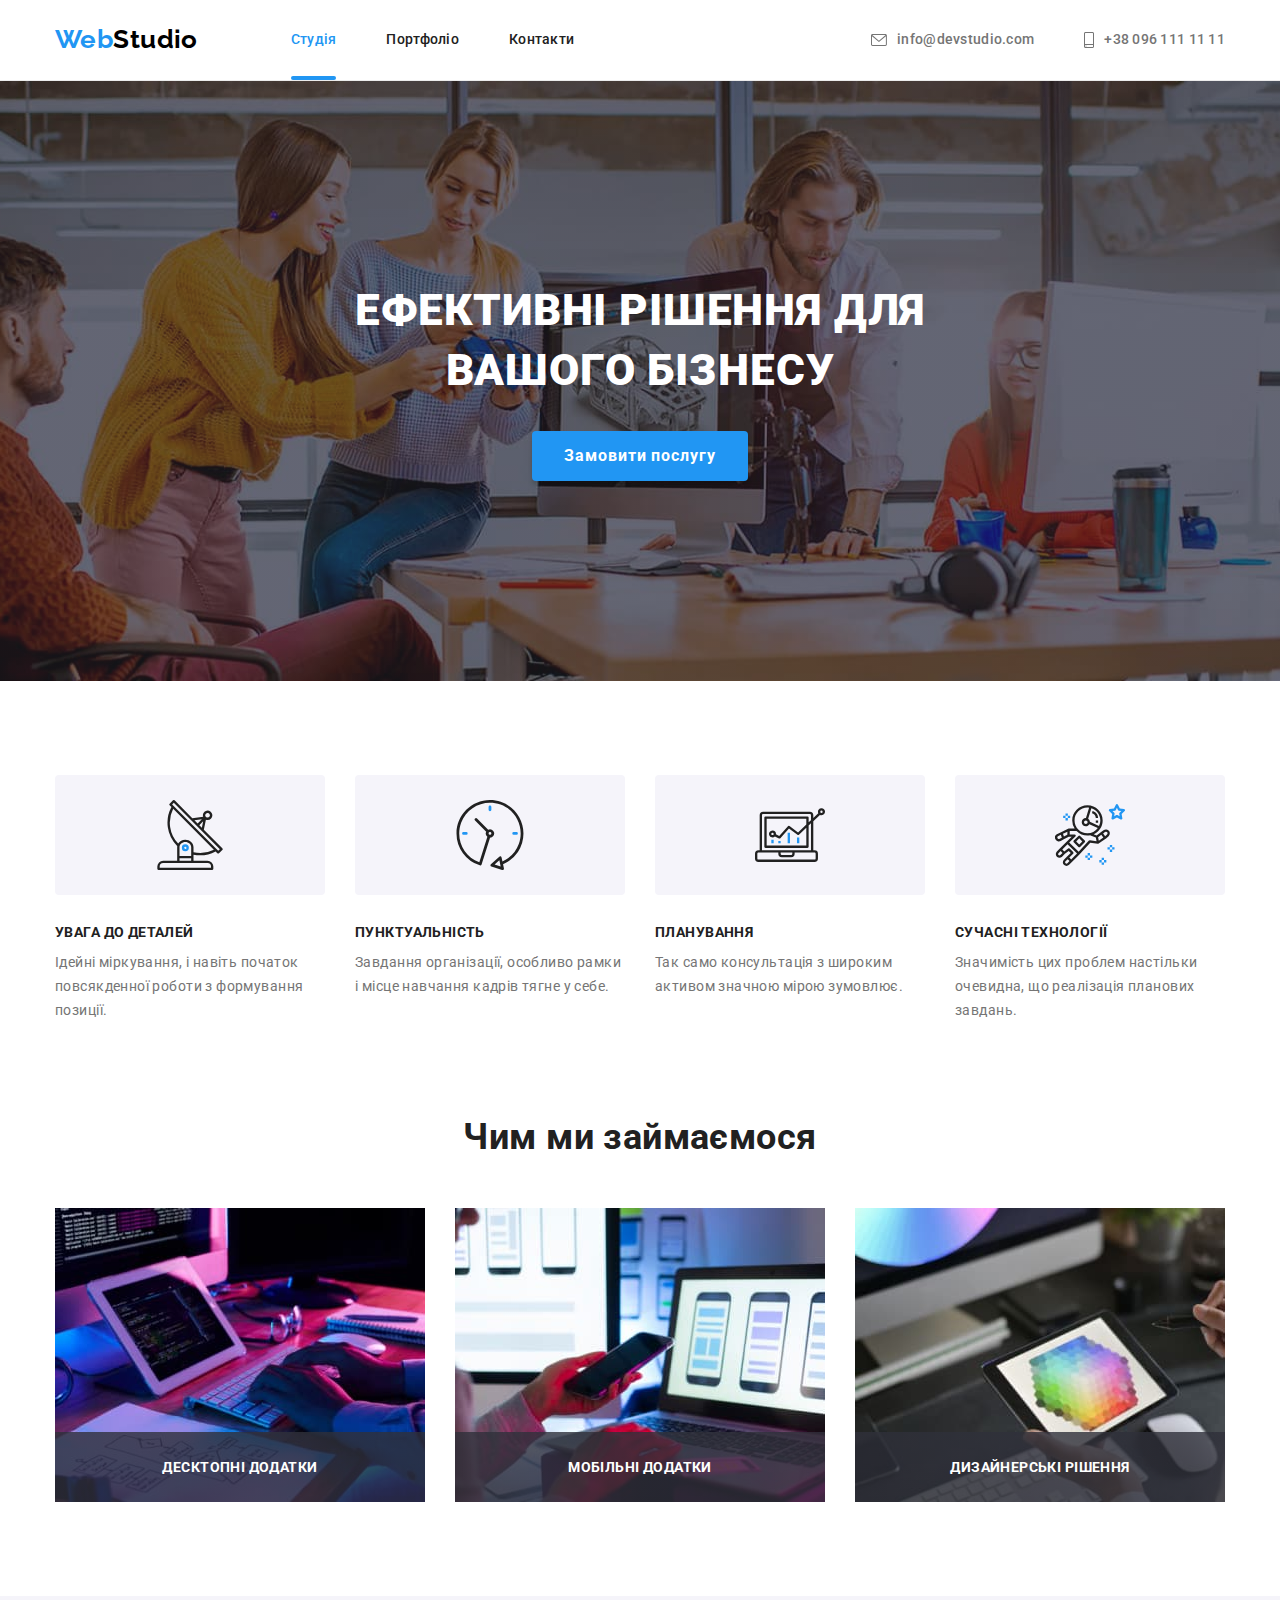
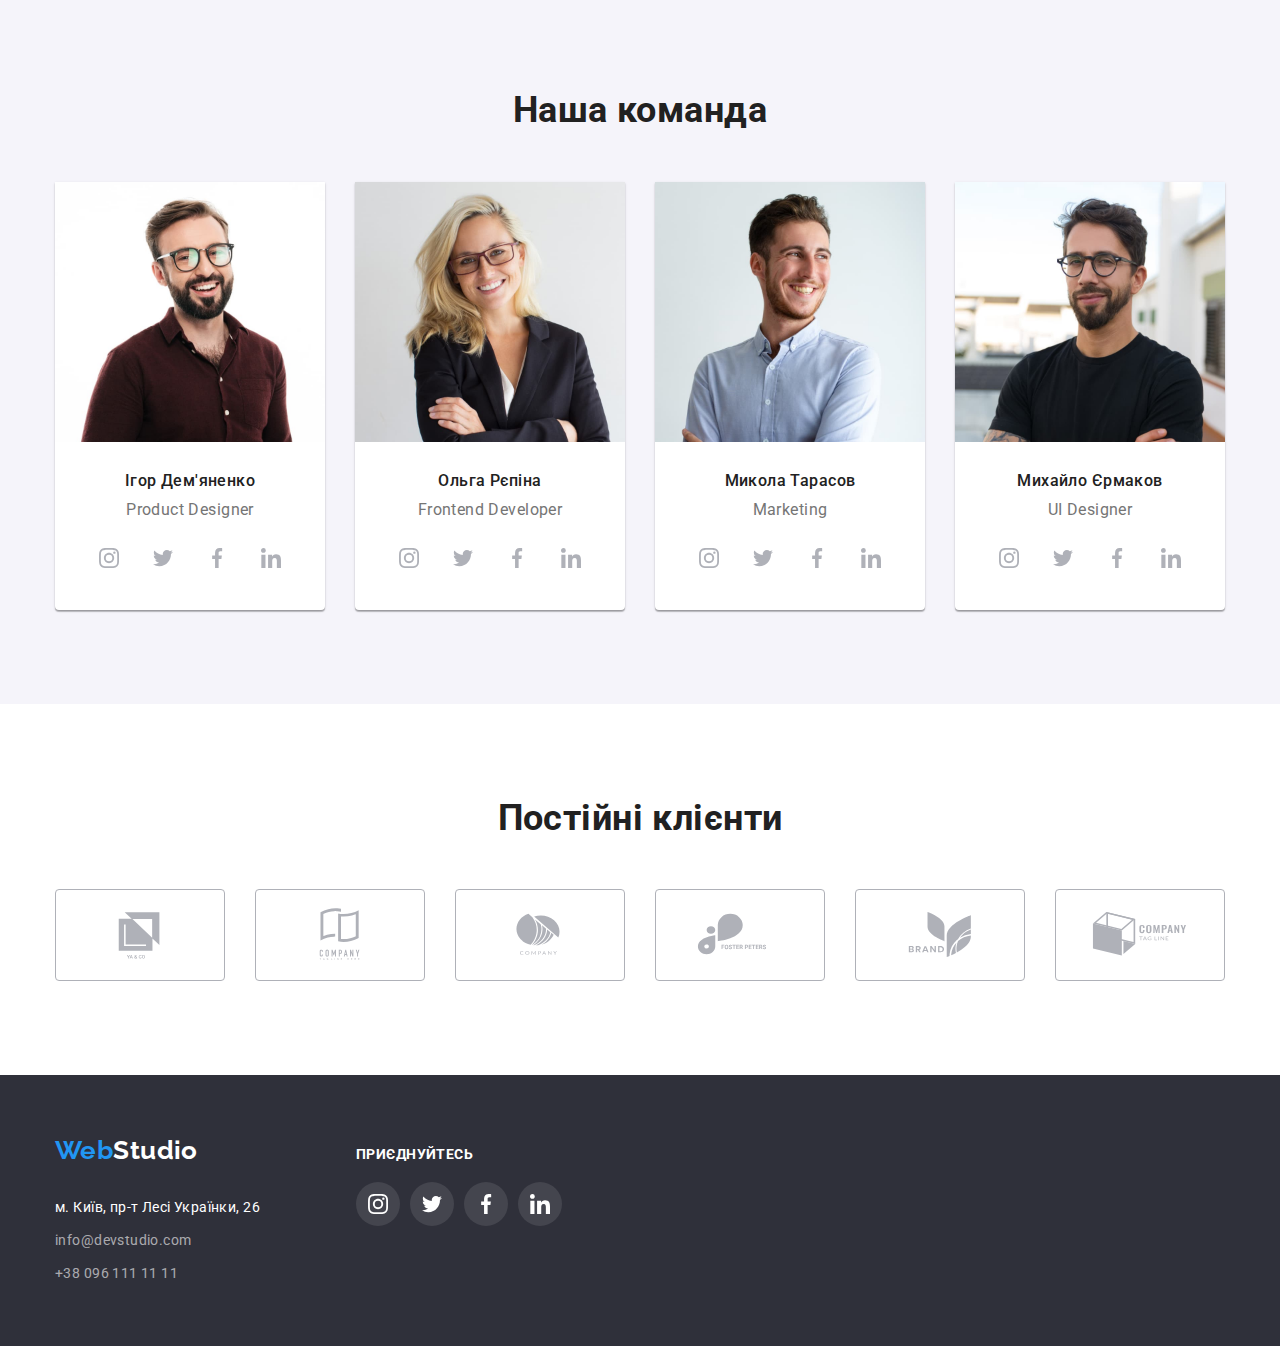
<file: index.html>
<!DOCTYPE html>
<html lang="en">
  <head>
    <meta charset="UTF-8" />
    <meta http-equiv="X-UA-Compatible" content="IE=edge" />
    <meta name="viewport" content="width=device-width, initial-scale=1.0" />
    <link rel="preconnect" href="https://fonts.googleapis.com" />
    <link rel="preconnect" href="https://fonts.gstatic.com" crossorigin />
    <link
      href="https://fonts.googleapis.com/css2?family=Raleway:wght@700&family=Roboto:wght@400;500;700;900&display=swap"
      rel="stylesheet"
    />
    <link
      rel="stylesheet"
      href="https://cdnjs.cloudflare.com/ajax/libs/modern-normalize/1.1.0/modern-normalize.min.css"
    />
    <link rel="stylesheet" href="./styles/styles.css" />
    <title>Document</title>
  </head>
  <body>
    <header>
      <div class="container">
        <nav class="main-nav">
          <a href="./index.html" class="link logo"
            ><span class="logo-first-part">Web</span>Studio</a
          >
          <ul class="nav-list list">
            <li class="item">
              <a href="./index.html" class="link current">Студія</a>
            </li>
            <li class="item">
              <a href="./portfolio.html" class="link">Портфоліо</a>
            </li>
            <li class="item"><a href="" class="link">Контакти</a></li>
          </ul>
          <ul class="list contact-list">
            <li class="item">
              <a href="mailto:info@devstudio.com" class="link"
                ><svg class="contacts-icon" width="16" height="12">
                  <use href="./images/icons.svg#envelope"></use>
                </svg>
                info@devstudio.com</a
              >
            </li>
            <li class="item">
              <a href="tel:+380961111111" class="link"
                ><svg class="contacts-icon" width="10" height="16">
                  <use href="./images/icons.svg#smartphone"></use>
                </svg>
                +38 096 111 11 11</a
              >
            </li>
          </ul>
        </nav>
      </div>
    </header>
    <main>
      <section class="hero">
        <div class="container">
          <h1 class="hero-title">Ефективні рішення для вашого бізнесу</h1>
          <button type="button" class="hero-button" data-modal-open>Замовити послугу</button>
        </div>
      </section>
      <section class="section">
        <div class="container">
          <h2 class="section-title hidden-title">Переваги</h2>
          <ul class="list benefits-list">
            <li class="item">
              <div class="benefits-link">
                <svg class="benefits-icon" width="70" height="70">
                  <use href="./images/icons.svg#antenna"></use>
                </svg>
              </div>
              <h3 class="title">УВАГА ДО ДЕТАЛЕЙ</h3>
              <p class="text">
                Ідейні міркування, і навіть початок повсякденної роботи з формування позиції.
              </p>
            </li>
            <li class="item">
              <div class="benefits-link">
                <svg class="benefits-icon" width="70" height="70">
                  <use href="./images/icons.svg#clock"></use>
                </svg>
              </div>
              <h3 class="title">ПУНКТУАЛЬНІСТЬ</h3>
              <p class="text">
                Завдання організації, особливо рамки і місце навчання кадрів тягне у себе.
              </p>
            </li>
            <li class="item">
              <div class="benefits-link">
                <svg class="benefits-icon" width="70" height="70">
                  <use href="./images/icons.svg#diagram"></use>
                </svg>
              </div>
              <h3 class="title">ПЛАНУВАННЯ</h3>
              <p class="text">Так само консультація з широким активом значною мірою зумовлює.</p>
            </li>
            <li class="item">
              <div class="benefits-link">
                <svg class="benefits-icon" width="70" height="70">
                  <use href="./images/icons.svg#astronaut"></use>
                </svg>
              </div>
              <h3 class="title">СУЧАСНІ ТЕХНОЛОГІЇ</h3>
              <p class="text">
                Значимість цих проблем настільки очевидна, що реалізація планових завдань.
              </p>
            </li>
          </ul>
        </div>
      </section>
      <section class="section no-padding-top">
        <div class="container">
          <h2 class="section-title">Чим ми займаємося</h2>
          <ul class="list activity-list">
            <li class="item">
              <div class="thumb">
                <img src="./images/1.jpg" alt="Руки на клавіатурі" width="370" class="img" />
                <h3 class="title">Десктопні додатки</h3>
              </div>
            </li>
            <li class="item">
              <div class="thumb">
                <img
                  src="./images/2.jpg"
                  alt="В одній руці телефон, інша на клавіатурі ноутбука"
                  width="370"
                  class="img"
                />
                <h3 class="title">Мобільні додатки</h3>
              </div>
            </li>
            <li class="item">
              <div class="thumb">
                <img
                  src="./images/3.jpg"
                  alt="Кольорова палітра на планшені"
                  width="370"
                  class="img"
                />
                <h3 class="title">Дизайнерські рішення</h3>
              </div>
            </li>
          </ul>
        </div>
      </section>
      <section class="section">
        <div class="container">
          <h2 class="section-title">Наша команда</h2>
          <ul class="list team-list">
            <li class="item">
              <img src="./images/4.jpg" alt="Ігор Дем'яненко" width="270" class="img" />
              <div class="content">
                <h3 class="title">Ігор Дем'яненко</h3>
                <p class="text">Product Designer</p>
                <ul class="list socials-list">
                  <li class="social-item">
                    <a
                      href=""
                      rel="noopener nofollow norefferrer"
                      target="_blank"
                      class="link socials-link"
                      aria-label="Instagram logo"
                    >
                      <svg class="socials-icon" width="20" height="20">
                        <use href="./images/icons.svg#instagram"></use>
                      </svg>
                    </a>
                  </li>
                  <li class="social-item">
                    <a
                      href=""
                      rel="noopener nofollow norefferrer"
                      target="_blank"
                      class="link socials-link"
                      aria-label="Instagram logo"
                    >
                      <svg class="socials-icon" width="20" height="20">
                        <use href="./images/icons.svg#twitter"></use>
                      </svg>
                    </a>
                  </li>
                  <li class="social-item">
                    <a
                      href=""
                      rel="noopener nofollow norefferrer"
                      target="_blank"
                      class="link socials-link"
                      aria-label="Instagram logo"
                    >
                      <svg class="socials-icon" width="20" height="20">
                        <use href="./images/icons.svg#facebook"></use>
                      </svg>
                    </a>
                  </li>
                  <li class="social-item">
                    <a
                      href=""
                      rel="noopener nofollow norefferrer"
                      target="_blank"
                      class="link socials-link"
                      aria-label="Instagram logo"
                    >
                      <svg class="socials-icon" width="20" height="20">
                        <use href="./images/icons.svg#linkedin"></use>
                      </svg>
                    </a>
                  </li>
                </ul>
              </div>
            </li>
            <li class="item">
              <img src="./images/5.jpg" alt="Ольга Рєпіна" width="270" class="img" />
              <div class="content">
                <h3 class="title">Ольга Рєпіна</h3>
                <p class="text">Frontend Developer</p>
                <ul class="list socials-list">
                  <li class="social-item">
                    <a
                      href=""
                      rel="noopener nofollow norefferrer"
                      target="_blank"
                      class="link socials-link"
                      aria-label="Instagram logo"
                    >
                      <svg class="socials-icon" width="20" height="20">
                        <use href="./images/icons.svg#instagram"></use>
                      </svg>
                    </a>
                  </li>
                  <li class="social-item">
                    <a
                      href=""
                      rel="noopener nofollow norefferrer"
                      target="_blank"
                      class="link socials-link"
                      aria-label="Instagram logo"
                    >
                      <svg class="socials-icon" width="20" height="20">
                        <use href="./images/icons.svg#twitter"></use>
                      </svg>
                    </a>
                  </li>
                  <li class="social-item">
                    <a
                      href=""
                      rel="noopener nofollow norefferrer"
                      target="_blank"
                      class="link socials-link"
                      aria-label="Instagram logo"
                    >
                      <svg class="socials-icon" width="20" height="20">
                        <use href="./images/icons.svg#facebook"></use>
                      </svg>
                    </a>
                  </li>
                  <li class="social-item">
                    <a
                      href=""
                      rel="noopener nofollow norefferrer"
                      target="_blank"
                      class="link socials-link"
                      aria-label="Instagram logo"
                    >
                      <svg class="socials-icon" width="20" height="20">
                        <use href="./images/icons.svg#linkedin"></use>
                      </svg>
                    </a>
                  </li>
                </ul>
              </div>
            </li>
            <li class="item">
              <img src="./images/6.jpg" alt="Микола Тарасов" width="270" class="img" />
              <div class="content">
                <h3 class="title">Микола Тарасов</h3>
                <p class="text">Marketing</p>
                <ul class="list socials-list">
                  <li class="social-item">
                    <a
                      href=""
                      rel="noopener nofollow norefferrer"
                      target="_blank"
                      class="link socials-link"
                      aria-label="Instagram logo"
                    >
                      <svg class="socials-icon" width="20" height="20">
                        <use href="./images/icons.svg#instagram"></use>
                      </svg>
                    </a>
                  </li>
                  <li class="social-item">
                    <a
                      href=""
                      rel="noopener nofollow norefferrer"
                      target="_blank"
                      class="link socials-link"
                      aria-label="Instagram logo"
                    >
                      <svg class="socials-icon" width="20" height="20">
                        <use href="./images/icons.svg#twitter"></use>
                      </svg>
                    </a>
                  </li>
                  <li class="social-item">
                    <a
                      href=""
                      rel="noopener nofollow norefferrer"
                      target="_blank"
                      class="link socials-link"
                      aria-label="Instagram logo"
                    >
                      <svg class="socials-icon" width="20" height="20">
                        <use href="./images/icons.svg#facebook"></use>
                      </svg>
                    </a>
                  </li>
                  <li class="social-item">
                    <a
                      href=""
                      rel="noopener nofollow norefferrer"
                      target="_blank"
                      class="link socials-link"
                      aria-label="Instagram logo"
                    >
                      <svg class="socials-icon" width="20" height="20">
                        <use href="./images/icons.svg#linkedin"></use>
                      </svg>
                    </a>
                  </li>
                </ul>
              </div>
            </li>
            <li class="item">
              <img src="./images/7.jpg" alt="Михайло Єрмаков" width="270" class="img" />
              <div class="content">
                <h3 class="title">Михайло Єрмаков</h3>
                <p class="text">UI Designer</p>
                <ul class="list socials-list">
                  <li class="social-item">
                    <a
                      href=""
                      rel="noopener nofollow norefferrer"
                      target="_blank"
                      class="link socials-link"
                      aria-label="Instagram logo"
                    >
                      <svg class="socials-icon" width="20" height="20">
                        <use href="./images/icons.svg#instagram"></use>
                      </svg>
                    </a>
                  </li>
                  <li class="social-item">
                    <a
                      href=""
                      rel="noopener nofollow norefferrer"
                      target="_blank"
                      class="link socials-link"
                      aria-label="Instagram logo"
                    >
                      <svg class="socials-icon" width="20" height="20">
                        <use href="./images/icons.svg#twitter"></use>
                      </svg>
                    </a>
                  </li>
                  <li class="social-item">
                    <a
                      href=""
                      rel="noopener nofollow norefferrer"
                      target="_blank"
                      class="link socials-link"
                      aria-label="Instagram logo"
                    >
                      <svg class="socials-icon" width="20" height="20">
                        <use href="./images/icons.svg#facebook"></use>
                      </svg>
                    </a>
                  </li>
                  <li class="social-item">
                    <a
                      href=""
                      rel="noopener nofollow norefferrer"
                      target="_blank"
                      class="link socials-link"
                      aria-label="Instagram logo"
                    >
                      <svg class="socials-icon" width="20" height="20">
                        <use href="./images/icons.svg#linkedin"></use>
                      </svg>
                    </a>
                  </li>
                </ul>
              </div>
            </li>
          </ul>
        </div>
      </section>
      <section class="section">
        <div class="container">
          <h2 class="section-title">Постійні клієнти</h2>
          <ul class="list clients-list">
            <li class="item">
              <a href="" class="client-link">
                <svg class="client-icon" width="106" height="60">
                  <use href="./images/icons.svg#logo-1"></use>
                </svg>
              </a>
            </li>
            <li class="item">
              <a href="" class="client-link">
                <svg class="client-icon" width="106" height="60">
                  <use href="./images/icons.svg#logo-2"></use>
                </svg>
              </a>
            </li>
            <li class="item">
              <a href="" class="client-link">
                <svg class="client-icon" width="106" height="60">
                  <use href="./images/icons.svg#logo-3"></use>
                </svg>
              </a>
            </li>
            <li class="item">
              <a href="" class="client-link">
                <svg class="client-icon" width="106" height="60">
                  <use href="./images/icons.svg#logo-4"></use>
                </svg>
              </a>
            </li>
            <li class="item">
              <a href="" class="client-link">
                <svg class="client-icon" width="106" height="60">
                  <use href="./images/icons.svg#logo-5"></use>
                </svg>
              </a>
            </li>
            <li class="item">
              <a href="" class="client-link">
                <svg class="client-icon" width="106" height="60">
                  <use href="./images/icons.svg#logo-6"></use>
                </svg>
              </a>
            </li>
          </ul>
        </div>
      </section>
    </main>
    <footer>
      <div class="container footer-sides">
        <div class="footer-left-side">
          <a href="./index.html" class="link logo"
            ><span class="logo-first-part">Web</span>Studio</a
          >
          <address>
            <ul class="list footer-address">
              <li class="item">
                <a
                  href="https://goo.gl/maps/mnTzUHoqRGB6futn6"
                  rel="norefferrer noopener nofollow"
                  class="link street"
                  target="_blank"
                  >м. Київ, пр-т Лесі Українки, 26</a
                >
              </li>
              <li class="item">
                <a href="mailto:info@devstudio.com" class="link contact">info@devstudio.com</a>
              </li>
              <li class="item">
                <a href="tel:+380961111111" class="link contact">+38 096 111 11 11</a>
              </li>
            </ul>
          </address>
        </div>
        <div class="footer-right-side">
          <p class="text">Приєднуйтесь</p>
          <ul class="list socials-list dark-theme">
            <li class="social-item">
              <a
                href=""
                rel="noopener nofollow norefferrer"
                target="_blank"
                class="link socials-link"
                aria-label="Instagram logo"
              >
                <svg class="socials-icon" width="20" height="20">
                  <use href="./images/icons.svg#instagram"></use>
                </svg>
              </a>
            </li>
            <li class="social-item">
              <a
                href=""
                rel="noopener nofollow norefferrer"
                target="_blank"
                class="link socials-link"
                aria-label="Instagram logo"
              >
                <svg class="socials-icon" width="20" height="20">
                  <use href="./images/icons.svg#twitter"></use>
                </svg>
              </a>
            </li>
            <li class="social-item">
              <a
                href=""
                rel="noopener nofollow norefferrer"
                target="_blank"
                class="link socials-link"
                aria-label="Instagram logo"
              >
                <svg class="socials-icon" width="20" height="20">
                  <use href="./images/icons.svg#facebook"></use>
                </svg>
              </a>
            </li>
            <li class="social-item">
              <a
                href=""
                rel="noopener nofollow norefferrer"
                target="_blank"
                class="link socials-link"
                aria-label="Instagram logo"
              >
                <svg class="socials-icon" width="20" height="20">
                  <use href="./images/icons.svg#linkedin"></use>
                </svg>
              </a>
            </li>
          </ul>
        </div>
      </div>
    </footer>
    <div class="backdrop is-hidden" data-modal>
      <div class="modal">
        <button class="button" data-modal-close>
          <svg class="close-icon" width="11" height="11">
            <use href="./images/icons.svg#close-icon"></use>
          </svg>
        </button>
      </div>
    </div>
    <script src="./js/modal.js"></script>
  </body>
</html>
</file>
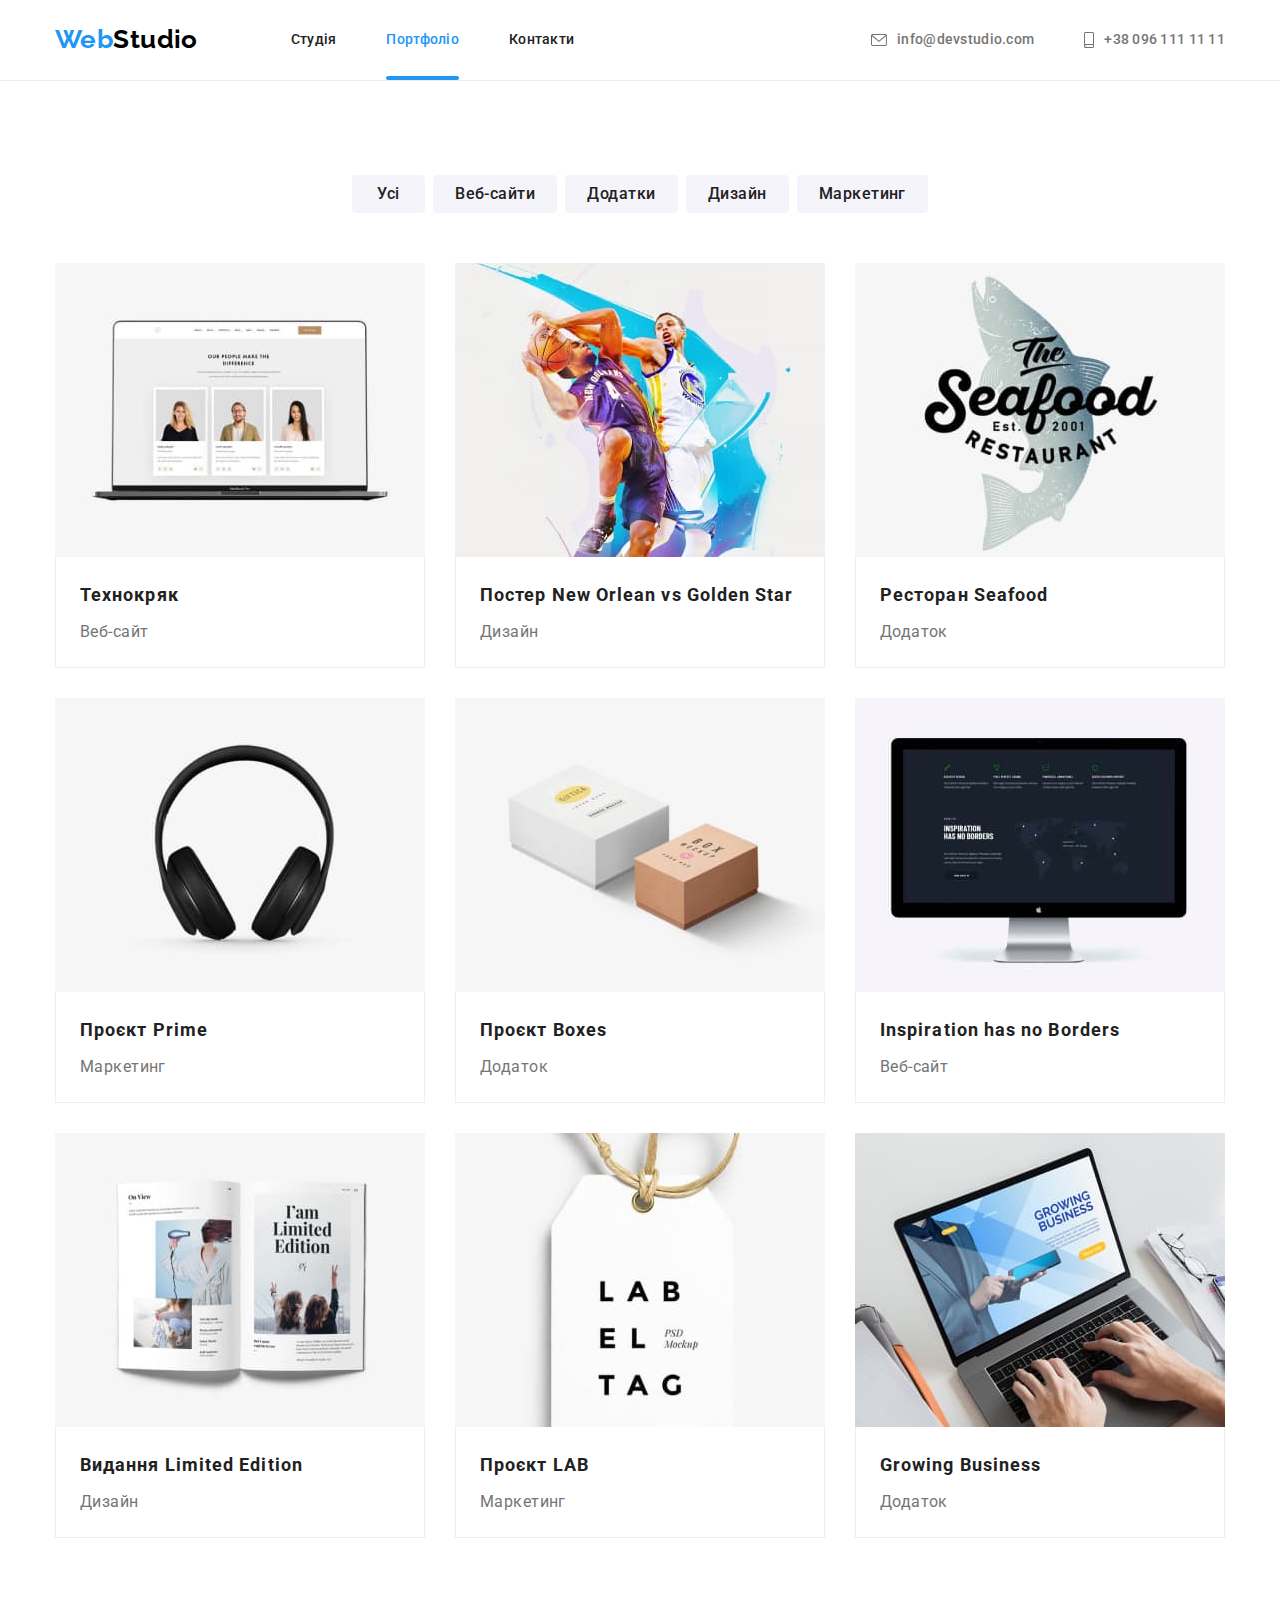
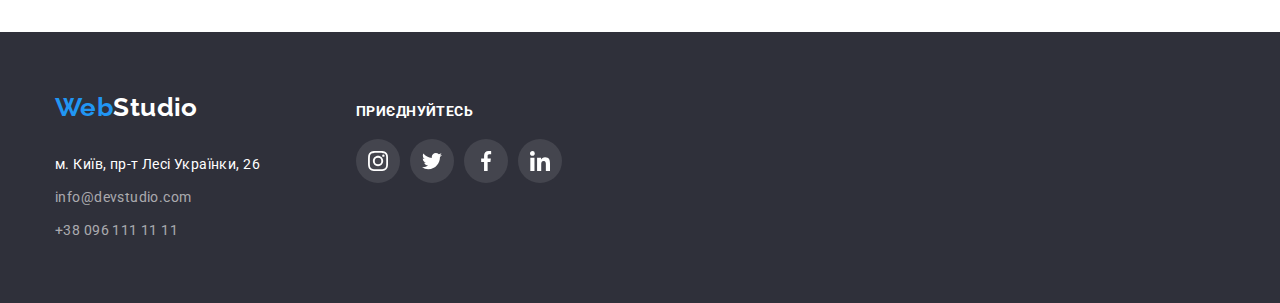
<file: portfolio.html>
<!DOCTYPE html>
<html lang="en">
  <head>
    <meta charset="UTF-8" />
    <meta http-equiv="X-UA-Compatible" content="IE=edge" />
    <meta name="viewport" content="width=device-width, initial-scale=1.0" />
    <link rel="preconnect" href="https://fonts.googleapis.com" />
    <link rel="preconnect" href="https://fonts.gstatic.com" crossorigin />
    <link
      href="https://fonts.googleapis.com/css2?family=Raleway:wght@700&family=Roboto:wght@400;500;700;900&display=swap"
      rel="stylesheet"
    />
    <link
      rel="stylesheet"
      href="https://cdnjs.cloudflare.com/ajax/libs/modern-normalize/1.1.0/modern-normalize.min.css"
    />
    <link rel="stylesheet" href="./styles/styles.css" />
    <title>Document</title>
  </head>
  <body>
    <header>
      <div class="container">
        <nav class="main-nav">
          <a href="./index.html" class="link logo"
            ><span class="logo-first-part">Web</span>Studio</a
          >
          <ul class="nav-list list">
            <li class="item">
              <a href="./index.html" class="link">Студія</a>
            </li>
            <li class="item">
              <a href="./portfolio.html" class="link current">Портфоліо</a>
            </li>
            <li class="item"><a href="" class="link">Контакти</a></li>
          </ul>
          <ul class="list contact-list">
            <li class="item">
              <a href="mailto:info@devstudio.com" class="link"
                ><svg class="contacts-icon" width="16" height="12">
                  <use href="./images/icons.svg#envelope"></use>
                </svg>
                info@devstudio.com</a
              >
            </li>
            <li class="item">
              <a href="tel:+380961111111" class="link"
                ><svg class="contacts-icon" width="10" height="16">
                  <use href="./images/icons.svg#smartphone"></use>
                </svg>
                +38 096 111 11 11</a
              >
            </li>
          </ul>
        </nav>
      </div>
    </header>
    <main>
      <section class="section">
        <div class="container">
          <h1 class="section-title hidden-title">Works</h1>
          <ul class="list filter-list">
            <li class="item">
              <button type="button" class="button">Усі</button>
            </li>
            <li class="item">
              <button type="button" class="button">Веб-сайти</button>
            </li>
            <li class="item">
              <button type="button" class="button">Додатки</button>
            </li>
            <li class="item">
              <button type="button" class="button">Дизайн</button>
            </li>
            <li class="item">
              <button type="button" class="button">Маркетинг</button>
            </li>
          </ul>
          <ul class="list works-list">
            <li class="item">
              <div class="thumb">
                <img src="./images/8.jpg" alt="Відкритий ноутбук" />
                <p class="overlay-text">
                  Ресурс пропонує комплексні пропозиції з різним рівнем функціоналу та сервісів. Все
                  це дозволить відвідувачу отримати вичерпні відомості про компанію чи приватну
                  особу.
                </p>
              </div>
              <div class="content">
                <h2 class="title">Технокряк</h2>
                <p class="text">Веб-сайт</p>
              </div>
            </li>
            <li class="item">
              <div class="thumb">
                <img src="./images/9.jpg" alt="Боротьба баскетболістів за м'яч" />
                <p class="overlay-text">
                  Ресурс пропонує комплексні пропозиції з різним рівнем функціоналу та сервісів. Все
                  це дозволить відвідувачу отримати вичерпні відомості про компанію чи приватну
                  особу.
                </p>
              </div>
              <div class="content">
                <h2 class="title">Постер New Orlean vs Golden Star</h2>
                <p class="text">Дизайн</p>
              </div>
            </li>
            <li class="item">
              <div class="thumb">
                <img src="./images/10.jpg" alt="Логотип ресторану Seafood" />
                <p class="overlay-text">
                  Ресурс пропонує комплексні пропозиції з різним рівнем функціоналу та сервісів. Все
                  це дозволить відвідувачу отримати вичерпні відомості про компанію чи приватну
                  особу.
                </p>
              </div>
              <div class="content">
                <h2 class="title">Ресторан Seafood</h2>
                <p class="text">Додаток</p>
              </div>
            </li>
            <li class="item">
              <div class="thumb">
                <img src="./images/11.jpg" alt="Навушники" />
                <p class="overlay-text">
                  Ресурс пропонує комплексні пропозиції з різним рівнем функціоналу та сервісів. Все
                  це дозволить відвідувачу отримати вичерпні відомості про компанію чи приватну
                  особу.
                </p>
              </div>
              <div class="content">
                <h2 class="title">Проєкт Prime</h2>
                <p class="text">Маркетинг</p>
              </div>
            </li>
            <li class="item">
              <div class="thumb">
                <img src="./images/12.jpg" alt="Дві коробки" />
                <p class="overlay-text">
                  Ресурс пропонує комплексні пропозиції з різним рівнем функціоналу та сервісів. Все
                  це дозволить відвідувачу отримати вичерпні відомості про компанію чи приватну
                  особу.
                </p>
              </div>
              <div class="content">
                <h2 class="title">Проєкт Boxes</h2>
                <p class="text">Додаток</p>
              </div>
            </li>
            <li class="item">
              <div class="thumb">
                <img src="./images/13.jpg" alt="IMac" />
                <p class="overlay-text">
                  Ресурс пропонує комплексні пропозиції з різним рівнем функціоналу та сервісів. Все
                  це дозволить відвідувачу отримати вичерпні відомості про компанію чи приватну
                  особу.
                </p>
              </div>
              <div class="content">
                <h2 class="title">Inspiration has no Borders</h2>
                <p class="text">Веб-сайт</p>
              </div>
            </li>
            <li class="item">
              <div class="thumb">
                <img src="./images/14.jpg" alt="Відкрита книга" />
                <p class="overlay-text">
                  Ресурс пропонує комплексні пропозиції з різним рівнем функціоналу та сервісів. Все
                  це дозволить відвідувачу отримати вичерпні відомості про компанію чи приватну
                  особу.
                </p>
              </div>
              <div class="content">
                <h2 class="title">Видання Limited Edition</h2>
                <p class="text">Дизайн</p>
              </div>
            </li>
            <li class="item">
              <div class="thumb">
                <img src="./images/15.jpg" alt="Бірка" />
                <p class="overlay-text">
                  Ресурс пропонує комплексні пропозиції з різним рівнем функціоналу та сервісів. Все
                  це дозволить відвідувачу отримати вичерпні відомості про компанію чи приватну
                  особу.
                </p>
              </div>
              <div class="content">
                <h2 class="title">Проєкт LAB</h2>
                <p class="text">Маркетинг</p>
              </div>
            </li>
            <li class="item">
              <div class="thumb">
                <img src="./images/16.jpg" alt="Руки на відкритому ноутбуці" />
                <p class="overlay-text">
                  Ресурс пропонує комплексні пропозиції з різним рівнем функціоналу та сервісів. Все
                  це дозволить відвідувачу отримати вичерпні відомості про компанію чи приватну
                  особу.
                </p>
              </div>
              <div class="content">
                <h2 class="title">Growing Business</h2>
                <p class="text">Додаток</p>
              </div>
            </li>
          </ul>
        </div>
      </section>
    </main>
    <footer>
      <div class="container footer-sides">
        <div class="footer-left-side">
          <a href="./index.html" class="link logo"
            ><span class="logo-first-part">Web</span>Studio</a
          >
          <address>
            <ul class="list footer-address">
              <li class="item">
                <a
                  href="https://goo.gl/maps/mnTzUHoqRGB6futn6"
                  rel="norefferrer noopener nofollow"
                  class="link street"
                  target="_blank"
                  >м. Київ, пр-т Лесі Українки, 26</a
                >
              </li>
              <li class="item">
                <a href="mailto:info@devstudio.com" class="link contact">info@devstudio.com</a>
              </li>
              <li class="item">
                <a href="tel:+380961111111" class="link contact">+38 096 111 11 11</a>
              </li>
            </ul>
          </address>
        </div>
        <div class="footer-right-side">
          <p class="text">Приєднуйтесь</p>
          <ul class="list socials-list dark-theme">
            <li class="social-item">
              <a
                href=""
                rel="noopener nofollow norefferrer"
                target="_blank"
                class="link socials-link"
                aria-label="Instagram logo"
              >
                <svg class="socials-icon" width="20" height="20">
                  <use href="./images/icons.svg#instagram"></use>
                </svg>
              </a>
            </li>
            <li class="social-item">
              <a
                href=""
                rel="noopener nofollow norefferrer"
                target="_blank"
                class="link socials-link"
                aria-label="Instagram logo"
              >
                <svg class="socials-icon" width="20" height="20">
                  <use href="./images/icons.svg#twitter"></use>
                </svg>
              </a>
            </li>
            <li class="social-item">
              <a
                href=""
                rel="noopener nofollow norefferrer"
                target="_blank"
                class="link socials-link"
                aria-label="Instagram logo"
              >
                <svg class="socials-icon" width="20" height="20">
                  <use href="./images/icons.svg#facebook"></use>
                </svg>
              </a>
            </li>
            <li class="social-item">
              <a
                href=""
                rel="noopener nofollow norefferrer"
                target="_blank"
                class="link socials-link"
                aria-label="Instagram logo"
              >
                <svg class="socials-icon" width="20" height="20">
                  <use href="./images/icons.svg#linkedin"></use>
                </svg>
              </a>
            </li>
          </ul>
        </div>
      </div>
    </footer>
  </body>
</html>
</file>
<file: styles/styles.css>
:root {
  --primary-text-color: #757575;
  --title-text-color: #212121;
  --accent-color: #2196f3;
  --black-color: #000000;
  --white-color: #ffffff;
  --hero-footer-bg-color: #2f303a;
  --footer-contact-color: rgba(255, 255, 255, 0.6);
  --button-bg-color: #f5f4fa;
  --hero-button-active-color: #188ce8;
  --hero-bg: #c4c4c4;
  --icons-bg: #afb1b8;
  --overlay-bg: rgba(33, 150, 243, 0.9);
  --hero-overlay-bg: rgba(47, 48, 58, 0.4);

  /* transition vars */
  --duration: 250ms;
  --cubic-bezier: cubic-bezier(0.4, 0, 0.2, 1);
}

/* utilita */
.link {
  text-decoration: none;
}

.list {
  list-style: none;
  margin: 0;
  padding: 0;
}

html {
  box-sizing: border-box;
}

h1,
h2,
h3,
h4,
h5,
h6,
p {
  margin-top: 0;
}

img {
  display: block;
  max-width: 100%;
  height: auto;
}

/* container */
.container {
  width: 1200px;
  padding: 0px 15px;
  margin-left: auto;
  margin-right: auto;

  /* outline: 2px solid tomato; */
}

/* body */
body {
  color: var(--primary-text-color);

  font-family: 'Roboto', sans-serif;
  letter-spacing: 0.03em;
  font-size: 14px;
}

/* logo */
.logo {
  color: var(--black-color);

  font-family: 'Raleway', sans-serif;
  font-weight: 700;
  font-size: 26px;
  line-height: 1.19;
}

.logo-first-part {
  color: var(--accent-color);
}

header .logo {
  padding: 24px 0px 25px;
}

footer .logo {
  color: var(--white-color);

  display: block;
  margin-bottom: 30px;
}

/* header navigation and contact */
header {
  border-bottom: 1px solid #ececec;
}

.main-nav {
  display: flex;
  align-items: center;
}

.nav-list {
  display: flex;
  margin-left: 93px;
}

.contact-list {
  display: flex;
  margin-left: auto;
}

.nav-list .item:not(:last-child) {
  margin-right: 50px;
}

.nav-list .link {
  color: var(--title-text-color);

  display: block;
  padding: 32px 0px;

  position: relative;
}

.nav-list .link.current {
  color: var(--accent-color);
}

.contact-list .item:not(:last-child) {
  margin-right: 50px;
}

.contact-list .link {
  color: inherit;

  padding: 32px 0px;
  display: flex;
  align-items: center;
  gap: 10px;
}

.nav-list .link,
.contact-list .link {
  font-weight: 500;
  line-height: 1.14;
  letter-spacing: 0.02em;

  transition: color var(--duration) var(--cubic-bezier);
}

.nav-list .link:hover,
.nav-list .link:focus,
.contact-list .link:hover,
.contact-list .link:focus {
  color: var(--accent-color);
}

.nav-list .link::after {
  content: '';
  opacity: 0;

  transition: opacity var(--duration) var(--cubic-bezier);
}

.nav-list .link:hover::after,
.nav-list .link:focus::after,
.nav-list .link.current::after {
  content: '';
  display: block;
  width: 100%;
  height: 4px;
  border-radius: 2px;

  position: absolute;
  bottom: 0;
  left: 0;

  background-color: var(--accent-color);

  opacity: 1;
}

.contacts-icon {
  fill: currentColor;
}

/* hero */

.hero {
  background-color: var(--hero-bg);
  background-image: linear-gradient(var(--hero-overlay-bg), var(--hero-overlay-bg)),
    url(../images/overlay.jpg);
  background-repeat: no-repeat;
  background-size: cover;
  background-position: center;

  max-width: 1600px;
  margin: 0 auto;

  text-align: center;
  letter-spacing: 0.06em;

  padding: 200px 0px 200px;
}

.hero-title {
  color: var(--white-color);

  font-weight: 900;
  font-size: 44px;
  line-height: 1.36;
  text-transform: uppercase;

  margin: 0px auto 30px;
  max-width: 696px;
}

.hero-button {
  background-color: var(--accent-color);
  color: var(--white-color);

  font-weight: 700;
  line-height: 1.88;
  font-size: 16px;
  font-family: inherit;
  letter-spacing: 0.06em;
  cursor: pointer;

  padding: 10px 0px;
  box-shadow: 0px 4px 4px rgba(0, 0, 0, 0.15);
  border-radius: 4px;
  min-width: 216px;
  border: transparent;

  transition: background-color var(--duration) var(--cubic-bezier);
}

.hero-button:hover,
.hero-button:focus {
  background-color: var(--hero-button-active-color);
}

/* sections */
.section {
  padding-bottom: 94px;
  padding-top: 94px;
}

.no-padding-top {
  padding-top: 0px;
}

.section:nth-child(4n) {
  background-color: var(--button-bg-color);
}

.section-title {
  color: var(--title-text-color);

  font-size: 36px;
  line-height: 1.16;

  text-align: center;
  margin-top: 0;
  margin-bottom: 50px;
}

.hidden-title {
  position: absolute;
  width: 1px;
  height: 1px;
  margin: -1px;
  border: 0;
  padding: 0;

  white-space: nowrap;
  clip-path: inset(100%);
  clip: rect(0 0 0 0);
  overflow: hidden;
}

/* benefits list */
.benefits-list {
  display: flex;
  flex-wrap: wrap;
}

.benefits-list .item {
  width: calc((100% - 90px) / 4);
}

.benefits-list .item:not(:nth-child(4n)) {
  margin-right: 30px;
}

.benefits-list .title {
  color: var(--title-text-color);

  line-height: 1.14;
  text-transform: uppercase;
  font-size: 14px;

  margin-top: 0;
  margin-bottom: 10px;
}

.benefits-list .text {
  line-height: 1.71;
  margin: 0;
}

.benefits-link {
  color: var(--title-text-color);

  background: var(--button-bg-color);
  margin-bottom: 30px;

  display: flex;
  align-items: center;
  justify-content: center;
  border-radius: 4px;
  height: 120px;
}

.benefits-icon {
  fill: currentColor;
}

/* activity list */
.activity-list {
  display: flex;
  flex-wrap: wrap;
  gap: 30px;
}

.activity-list .item {
  flex-basis: calc((100% - 60px) / 3);
}

.activity-list .thumb {
  position: relative;
}

.activity-list .title {
  position: absolute;

  background-image: linear-gradient(rgba(47, 48, 58, 0.8), rgba(47, 48, 58, 0.8));

  bottom: 0;
  left: 50%;
  transform: translate(-50%);
  padding: 27px 0;
  width: 100%;
  margin-bottom: 0;

  font-size: 14px;
  text-align: center;
  line-height: calc(16 / 14);
  text-transform: uppercase;

  color: var(--white-color);
}

/* team-list */
.team-list {
  display: flex;
  flex-wrap: wrap;
  gap: 30px;
}

.team-list .item {
  flex-basis: calc((100% - 90px) / 4);
  background-color: var(--white-color);
  box-shadow: 0px 1px 3px rgba(0, 0, 0, 0.12), 0px 1px 1px rgba(0, 0, 0, 0.14),
    0px 2px 1px rgba(0, 0, 0, 0.2);
  border-radius: 0px 0px 4px 4px;
}

.team-list .content {
  padding: 30px 0px 30px;
}

.team-list .title {
  color: var(--title-text-color);

  font-weight: 500;

  margin-bottom: 10px;
}

.team-list .text {
  margin-bottom: 16px;
}

.team-list .title,
.team-list .text {
  text-align: center;
  font-size: 16px;
  line-height: 1.18;
}

.socials-list {
  display: flex;
  justify-content: center;
  gap: 10px;
}

.socials-link {
  display: flex;
  border-radius: 50%;
  align-items: center;
  justify-content: center;

  width: 44px;
  height: 44px;

  color: var(--icons-bg);
  background-color: var(--white-color);

  transition: color var(--duration) var(--cubic-bezier),
    background-color var(--duration) var(--cubic-bezier);
}

.socials-icon {
  fill: currentColor;
}

.socials-link:hover,
.socials-link:focus {
  color: var(--white-color);
  background-color: var(--accent-color);
}

/* clients section */
.clients-list {
  display: flex;
  justify-content: center;
  align-items: center;
  gap: 30px;
}

.client-link {
  color: var(--icons-bg);
  display: flex;
  align-items: center;
  justify-content: center;

  border: 1px solid var(--icons-bg);
  border-radius: 4px;
  padding: 15px 31px;

  transition: border-color var(--duration) var(--cubic-bezier),
    color var(--duration) var(--cubic-bezier);
}

.client-link:hover,
.client-link:focus {
  border-color: var(--accent-color);
  color: var(--accent-color);
}

.client-icon {
  fill: currentColor;
}

/* footer address */
footer {
  background-color: var(--hero-footer-bg-color);
  padding: 60px 0px;
}

.footer-address .item:not(:last-child) {
  margin-bottom: 9px;
}

.footer-address {
  font-style: normal;
}

.footer-address .street {
  color: var(--white-color);
}

.footer-address .contact {
  color: var(--footer-contact-color);
}

.footer-address .link {
  line-height: 1.71;

  transition: color var(--duration) var(--cubic-bezier);
}

.footer-address .link:hover,
.footer-address .link:focus {
  color: var(--accent-color);
}

.footer-sides {
  display: flex;
  align-items: baseline;
}

.dark-theme .socials-link {
  color: var(--white-color);
  background-color: rgba(255, 255, 255, 0.1);
}

.dark-theme .socials-link:hover,
.dark-theme .socials-link:focus {
  background-color: var(--accent-color);
}

.footer-left-side {
  min-width: 231px;
  margin-right: 70px;
}

.footer-right-side .text {
  color: var(--white-color);

  font-size: 14px;
  font-weight: 700;
  line-height: calc(16 / 14);
  text-transform: uppercase;

  margin-bottom: 20px;
}
/* portfolio page */
/* filter */
.filter-list {
  display: flex;
  margin-bottom: 50px;
  justify-content: center;
}

.filter-list .item:not(:last-child) {
  margin-right: 8px;
}

.filter-list .button {
  color: var(--title-text-color);
  background-color: var(--button-bg-color);
  font-family: inherit;

  letter-spacing: 0.03em;
  font-weight: 500;
  font-size: 16px;
  line-height: 1.62;
  cursor: pointer;

  border-radius: 4px;
  padding: 6px 22px 6px;
  min-width: 73px;
  border: transparent;

  transition: color var(--duration) var(--cubic-bezier),
    background-color var(--duration) var(--cubic-bezier),
    box-shadow var(--duration) var(--cubic-bezier);
}

.filter-list .button:hover,
.filter-list .button:focus {
  color: var(--white-color);

  background-color: var(--accent-color);
  box-shadow: 0px 3px 1px rgba(0, 0, 0, 0.1), 0px 1px 2px rgba(0, 0, 0, 0.08),
    0px 2px 2px rgba(0, 0, 0, 0.12);
}

/* works */
.works-list {
  display: flex;
  flex-wrap: wrap;
}

.works-list .item {
  background-color: var(--white-color);

  box-sizing: border-box;
  width: calc((100% - 60px) / 3);

  transition: box-shadow 250ms cubic-bezier(0.4, 0, 0.2, 1);
}

.works-list .item:hover,
.works-list .item:focus {
  box-shadow: 0px 1px 1px rgba(0, 0, 0, 0.12), 0px 4px 4px rgba(0, 0, 0, 0.06),
    1px 4px 6px rgba(0, 0, 0, 0.16);
}

.works-list .item:not(:nth-child(3n)) {
  margin-right: 30px;
}

.works-list .item:not(:nth-last-child(-n + 3)) {
  margin-bottom: 30px;
}

.works-list .content {
  padding: 20px 24px;
  border: 1px solid #eeeeee;
  border-top: transparent;
}

.works-list .title {
  color: var(--title-text-color);

  font-size: 18px;
  line-height: 2;
  letter-spacing: 0.06em;

  margin-bottom: 4px;
}

.works-list .text {
  font-size: 16px;
  line-height: 1.88;
  margin-bottom: 0;
}

.works-list .thumb {
  position: relative;
  overflow: hidden;
}

.overlay-text {
  color: var(--white-color);
  background-color: var(--overlay-bg);

  position: absolute;
  top: 100%;
  left: 0;

  width: 100%;
  height: 100%;
  padding: 63px 24px;
  margin-bottom: 0;

  font-size: 18px;
  font-weight: 400;
  line-height: calc(28 / 18);

  transition: transform 250ms cubic-bezier(0.4, 0, 0.2, 1);
}

.works-list .item:hover .overlay-text {
  transform: translateY(-100%);
}

/* backdrop + modal */
.backdrop {
  position: fixed;
  top: 0;
  left: 0;
  width: 100%;
  height: 100%;
  background-color: rgba(0, 0, 0, 0.2);
  opacity: 1;
  visibility: visible;

  transition: opacity var(--duration) var(--cubic-bezier),
    visibility var(--duration) var(--cubic-bezier);
}

.backdrop.is-hidden {
  opacity: 0;
  pointer-events: none;
  visibility: hidden;
}

.modal {
  position: absolute;
  top: 50%;
  left: 50%;
  transform: translate(-50%, -50%);

  min-width: 528px;
  min-height: 581px;

  background: var(--white-color);
  box-shadow: 0px 1px 3px rgba(0, 0, 0, 0.12), 0px 1px 1px rgba(0, 0, 0, 0.14),
    0px 2px 1px rgba(0, 0, 0, 0.2);
  border-radius: 4px;
}

.modal .button {
  position: absolute;
  top: 8px;
  right: 8px;

  width: 30px;
  height: 30px;

  background: var(--white-color);

  border: 1px solid rgba(0, 0, 0, 0.1);
  border-radius: 50%;
  cursor: pointer;
}

.close-icon {
  position: absolute;
  top: 50%;
  left: 50%;
  transform: translate(-50%, -50%);
}
</file>
